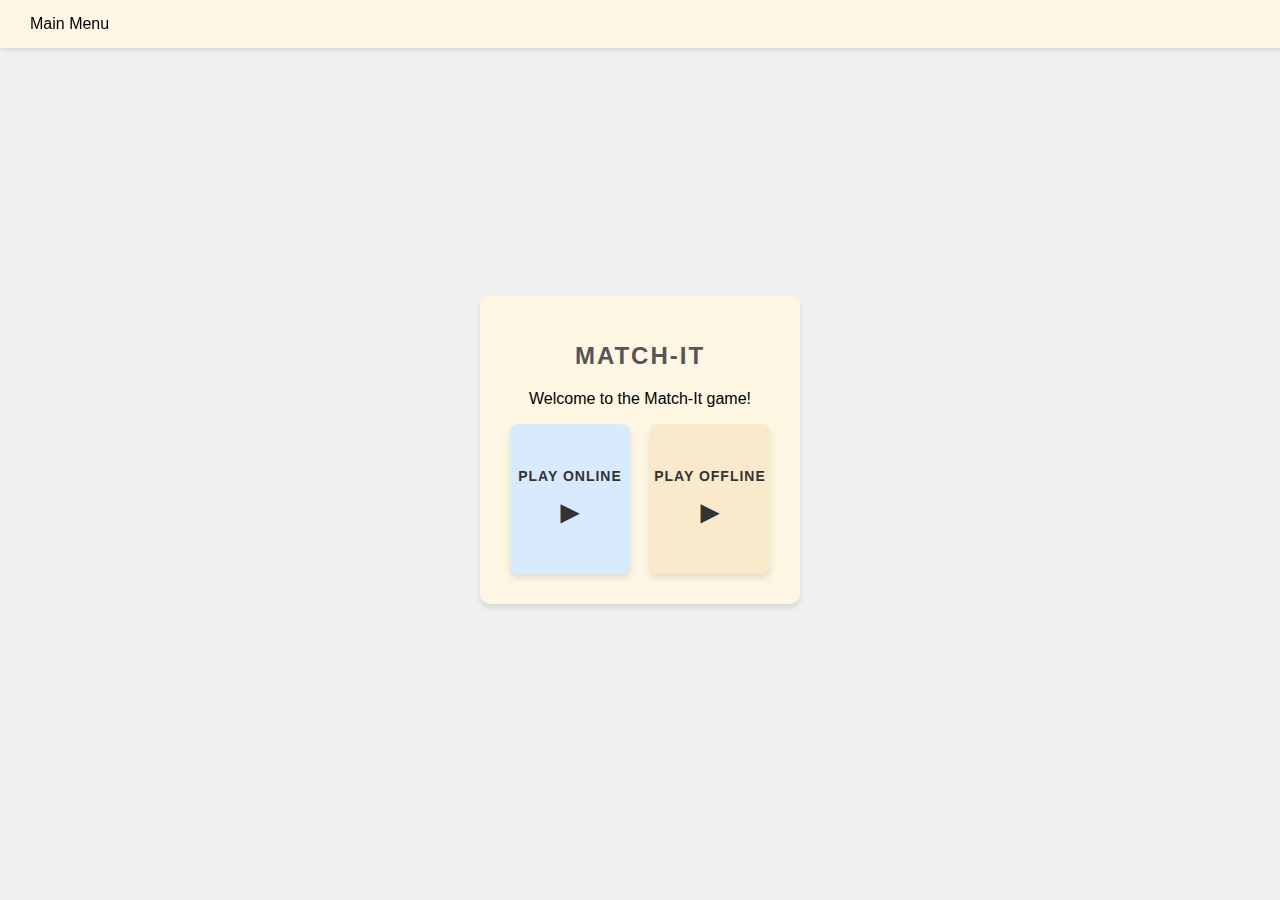
<file: index.html>
<!DOCTYPE html>
<html lang="en">
<head>
  <meta charset="UTF-8">
  <meta name="viewport" content="width=device-width, initial-scale=1.0">
  <title>Match-It</title>
  <link rel="stylesheet" href="index.css">
</head>
<body>
  <nav>
    <div class="nav-links">
      <a href="./menu" id="menu-link" onclick="showPage('menu')">Main Menu</a>
    </div>
  </nav>
  <div class="container">
    <h1 class="title">MATCH-IT</h1>
    <p>Welcome to the Match-It game!</p>
    <div class="buttons">
      <div class="button play-online" onclick="window.location.href='./login'">
        <p>PLAY ONLINE</p>
        <div class="icon">&#9658;</div>
      </div>
      <div class="button play-offline" onclick="window.location.href='./menu'">
        <p>PLAY OFFLINE</p>
        <div class="icon">&#9658;</div>
      </div>
    </div>    
  </div>
</body>
</html>
</file>
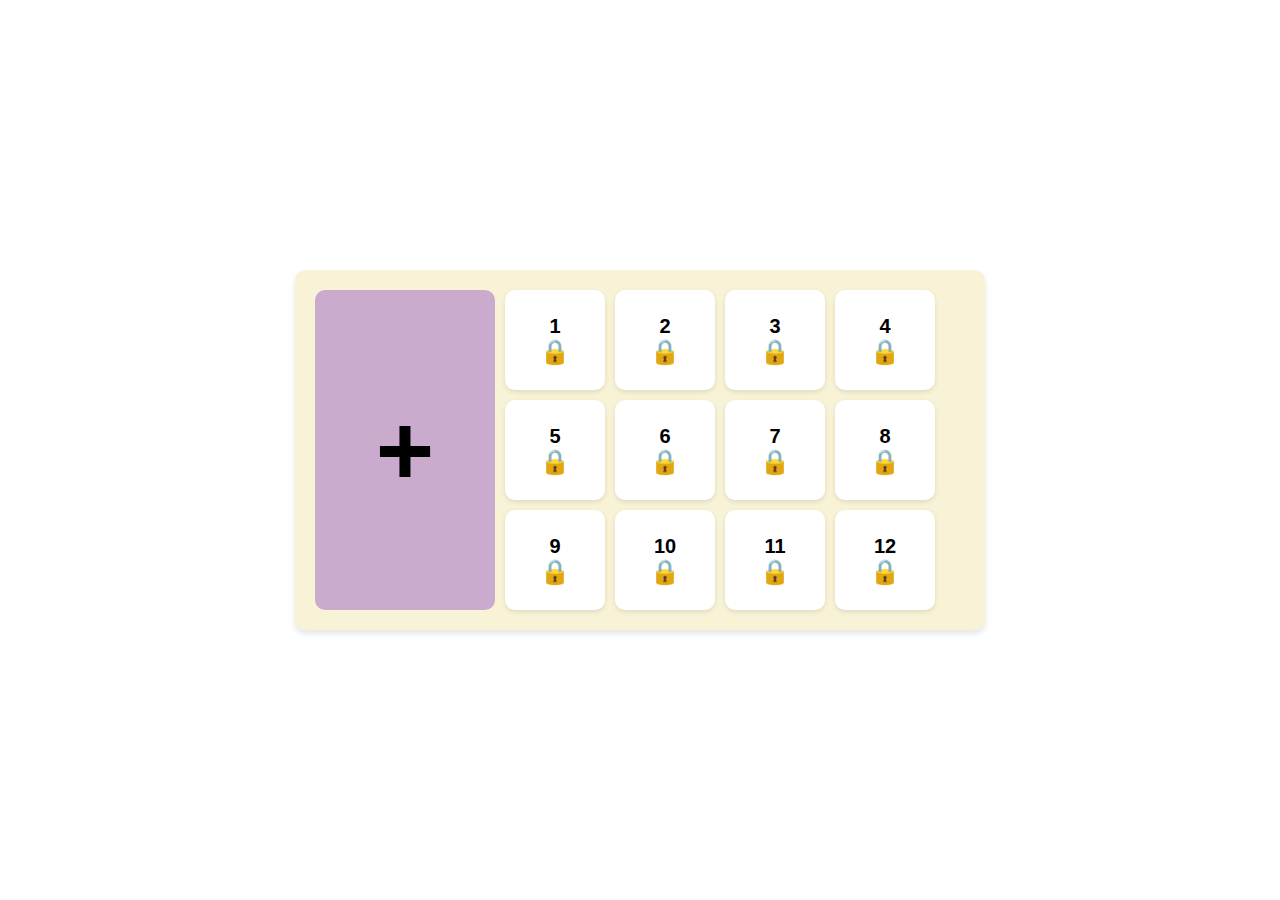
<file: addition.html>
<!DOCTYPE html>
<html>
<head>
    <title>Addition</title>
    <style>
        body {
            display: flex;
            justify-content: center;
            align-items: center;
            height: 100vh;
            background-color: white;
            margin: 0;
            font-family: Arial, sans-serif;
        }
        .container {
            background-color: #f8f3d6;
            padding: 20px;
            border-radius: 10px;
            box-shadow: 0 4px 6px rgba(0, 0, 0, 0.1);
            width: 100%;
            max-width: 650px;
        }
        .grid-container {
            display: grid;
            grid-template-columns: 180px repeat(4, 100px);
            grid-template-rows: repeat(3, 100px);
            gap: 10px;
        }
        .box {
            display: flex;
            justify-content: center;
            align-items: center;
            border-radius: 10px;
        }
        .operations-box {
            background-color: #caaacd;
            grid-row: span 3;
            display: flex;
            flex-wrap: wrap;
            justify-content: space-evenly;
            align-items: center;
        }
        .operation {
            font-size: 100px;
            font-weight: bold;
            color: black;
            width: 60px;
            height: 60px;
            display: flex;
            justify-content: center;
            align-items: center;
            margin: 5px;
            border: none;
            background-color: transparent;
            cursor: pointer;
        }
        .button-box {
            background-color: white;
            box-shadow: 0 2px 5px rgba(0, 0, 0, 0.1);
        }
        .button {
            width: 100%;
            height: 100%;
            border: none;
            background-color: transparent;
            font-size: 20px;
            font-weight: bold;
            color: black;
            cursor: pointer;
            display: flex;
            flex-direction: column;
            justify-content: center;
            align-items: center;
        }
        .button .lock {
            font-size: 24px;
        }
        /* Responsive Design */
        @media (max-width: 768px) {
            .grid-container {
                grid-template-columns: 1fr 1fr;
                grid-template-rows: auto;
            }
            .operations-box {
                grid-column: span 2;
            }
        }
        @media (max-width: 480px) {
            .grid-container {
                grid-template-columns: 1fr;
            }
            .operations-box {
                grid-column: span 1;
            }
        }
    </style>
</head>
<body>
    <div class="container">
        <div class="grid-container">
            <div class="box operations-box">
                <button class="operation">+</button>
            </div>
            <!-- Buttons 1-12 -->
            <div class="box button-box">
                <button class="button">
                    1<br>
                    <span class="lock">🔒</span>
                </button>
            </div>
            <div class="box button-box">
                <button class="button">
                    2<br>
                    <span class="lock">🔒</span>
                </button>
            </div>
            <div class="box button-box">
                <button class="button">
                    3<br>
                    <span class="lock">🔒</span>
                </button>
            </div>
            <div class="box button-box">
                <button class="button">
                    4<br>
                    <span class="lock">🔒</span>
                </button>
            </div>
            <div class="box button-box">
                <button class="button">
                    5<br>
                    <span class="lock">🔒</span>
                </button>
            </div>
            <div class="box button-box">
                <button class="button">
                    6<br>
                    <span class="lock">🔒</span>
                </button>
            </div>
            <div class="box button-box">
                <button class="button">
                    7<br>
                    <span class="lock">🔒</span>
                </button>
            </div>
            <div class="box button-box">
                <button class="button">
                    8<br>
                    <span class="lock">🔒</span>
                </button>
            </div>
            <div class="box button-box">
                <button class="button">
                    9<br>
                    <span class="lock">🔒</span>
                </button>
            </div>
            <div class="box button-box">
                <button class="button">
                    10<br>
                    <span class="lock">🔒</span>
                </button>
            </div>
            <div class="box button-box">
                <button class="button">
                    11<br>
                    <span class="lock">🔒</span>
                </button>
            </div>
            <div class="box button-box">
                <button class="button">
                    12<br>
                    <span class="lock">🔒</span>
                </button>
            </div>
        </div>
    </div>
</body>
</html>
</file>
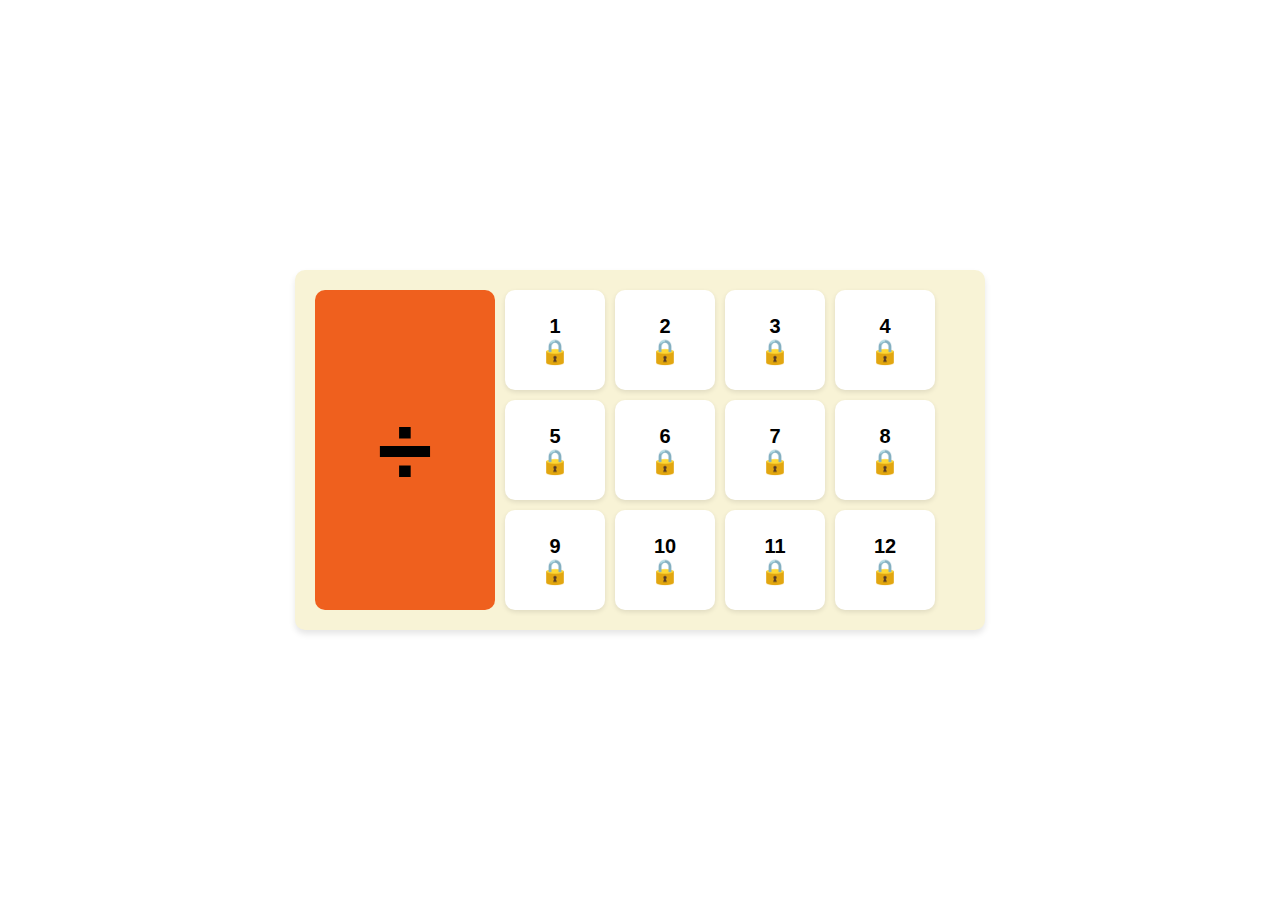
<file: division.html>
<!DOCTYPE html>
<html>
<head>
    <title>Division</title>
    <style>
        body {
            display: flex;
            justify-content: center;
            align-items: center;
            height: 100vh;
            background-color: white; /* Set the background color of the body to white */
            margin: 0;
            font-family: Arial, sans-serif;
        }
        .container {
            background-color: #f8f3d6; /* Set the container background color to #f8f3d6 */
            padding: 20px;
            border-radius: 10px;
            box-shadow: 0 4px 6px rgba(0, 0, 0, 0.1);
            width: 100%;
            max-width: 650px; /* Container max width */
        }
        .grid-container {
            display: grid;
            grid-template-columns: 180px repeat(4, 100px);
            grid-template-rows: repeat(3, 100px);
            gap: 10px;
        }
        .box {
            display: flex;
            justify-content: center;
            align-items: center;
            border-radius: 10px;
        }
        .operations-box {
            background-color: #ef601e;
            grid-row: span 3;
            display: flex;
            flex-wrap: wrap;
            justify-content: space-evenly;
            align-items: center;
        }
        .operation {
            font-size: 100px;
            font-weight: bold;
            color: black;
            width: 60px;
            height: 60px;
            display: flex;
            justify-content: center;
            align-items: center;
            margin: 5px;
            border: none;
            background-color: transparent;
            cursor: pointer;
        }
        .button-box {
            background-color: white;
            box-shadow: 0 2px 5px rgba(0, 0, 0, 0.1);
        }
        .button {
            width: 100%;
            height: 100%;
            border: none;
            background-color: transparent;
            font-size: 20px;
            font-weight: bold;
            color: black;
            cursor: pointer;
            display: flex;
            flex-direction: column;
            justify-content: center;
            align-items: center;
        }
        .button .lock {
            font-size: 24px;
        }
        /* Responsive Design */
        @media (max-width: 768px) {
            .grid-container {
                grid-template-columns: 1fr 1fr; /* Two columns for medium screens */
                grid-template-rows: auto;
            }
            .operations-box {
                grid-column: span 2; /* Span across two columns */
            }
        }
        @media (max-width: 480px) {
            .grid-container {
                grid-template-columns: 1fr; /* Single column for small screens */
            }
            .operations-box {
                grid-column: span 1; /* Take full width */
            }
        }
    </style>
</head>
<body>
    <div class="container">
        <div class="grid-container">
            <div class="box operations-box">
                <button class="operation">÷</button>
            </div>
            <!-- Buttons 1-12 -->
            <div class="box button-box">
                <button class="button">
                    1<br>
                    <span class="lock">🔒</span>
                </button>
            </div>
            <div class="box button-box">
                <button class="button">
                    2<br>
                    <span class="lock">🔒</span>
                </button>
            </div>
            <div class="box button-box">
                <button class="button">
                    3<br>
                    <span class="lock">🔒</span>
                </button>
            </div>
            <div class="box button-box">
                <button class="button">
                    4<br>
                    <span class="lock">🔒</span>
                </button>
            </div>
            <div class="box button-box">
                <button class="button">
                    5<br>
                    <span class="lock">🔒</span>
                </button>
            </div>
            <div class="box button-box">
                <button class="button">
                    6<br>
                    <span class="lock">🔒</span>
                </button>
            </div>
            <div class="box button-box">
                <button class="button">
                    7<br>
                    <span class="lock">🔒</span>
                </button>
            </div>
            <div class="box button-box">
                <button class="button">
                    8<br>
                    <span class="lock">🔒</span>
                </button>
            </div>
            <div class="box button-box">
                <button class="button">
                    9<br>
                    <span class="lock">🔒</span>
                </button>
            </div>
            <div class="box button-box">
                <button class="button">
                    10<br>
                    <span class="lock">🔒</span>
                </button>
            </div>
            <div class="box button-box">
                <button class="button">
                    11<br>
                    <span class="lock">🔒</span>
                </button>
            </div>
            <div class="box button-box">
                <button class="button">
                    12<br>
                    <span class="lock">🔒</span>
                </button>
            </div>
        </div>
    </div>
</body>
</html>
</file>
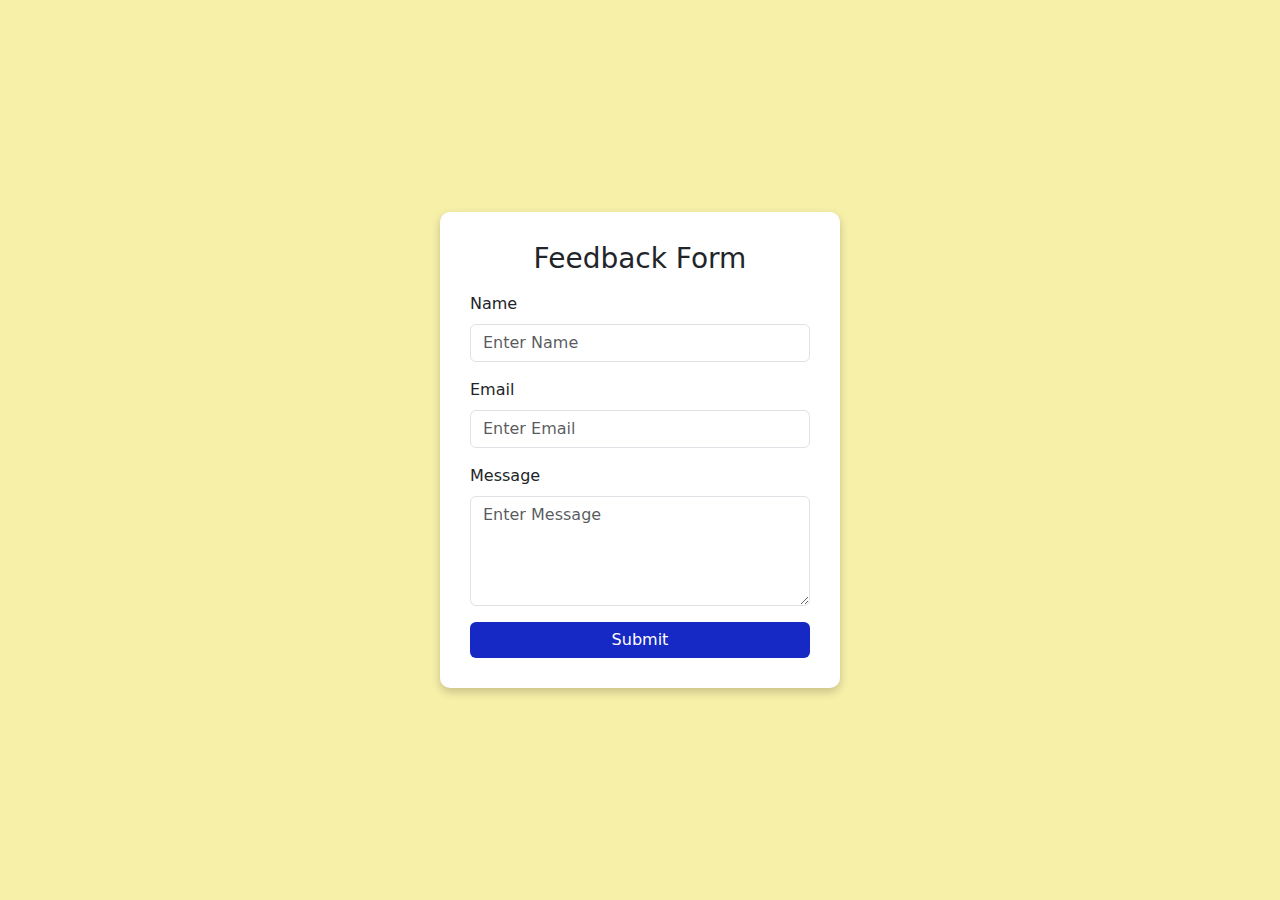
<file: feed.html>
<!DOCTYPE html>
<html lang="en">
<head>
    <meta charset="UTF-8">
    <meta name="viewport" content="width=device-width, initial-scale=1">
    <title>Feedback Form</title>
    <link href="https://cdn.jsdelivr.net/npm/bootstrap@5.3.0/dist/css/bootstrap.min.css" rel="stylesheet">
    <style>
        body {
            background-color: #f7f0a9; /* Light yellow background */
            margin: 0;
            display: flex;
            justify-content: center;
            align-items: center;
            height: 100vh;
        }

        .feedback-container {
            background-color: white;
            padding: 30px;
            border-radius: 10px;
            box-shadow: 0 4px 10px rgba(0, 0, 0, 0.2);
            width: 90%;
            max-width: 400px;
        }

        .btn-submit {
            background-color: #1729c4; /* Blue button */
            border: none;
        }

        .btn-submit:hover {
            background-color: #001f7f; /* Darker blue on hover */
        }

        @media (max-width: 576px) {
            .feedback-container {
                padding: 20px;
            }
        }
    </style>
</head>
<body>

    <div class="feedback-container">
        <h3 class="text-center mb-3">Feedback Form</h3>
        <form>
            <div class="mb-3">
                <label for="name" class="form-label">Name</label>
                <input type="text" class="form-control" id="name" placeholder="Enter Name">
            </div>
            <div class="mb-3">
                <label for="email" class="form-label">Email</label>
                <input type="email" class="form-control" id="email" placeholder="Enter Email">
            </div>
            <div class="mb-3">
                <label for="message" class="form-label">Message</label>
                <textarea class="form-control" id="message" rows="4" placeholder="Enter Message"></textarea>
            </div>
            <div class="d-grid">
                <button type="submit" class="btn btn-submit text-white">Submit</button>
            </div>
        </form>
    </div>

    <script src="https://cdn.jsdelivr.net/npm/bootstrap@5.3.0/dist/js/bootstrap.bundle.min.js"></script>
</body>
</html>
</file>
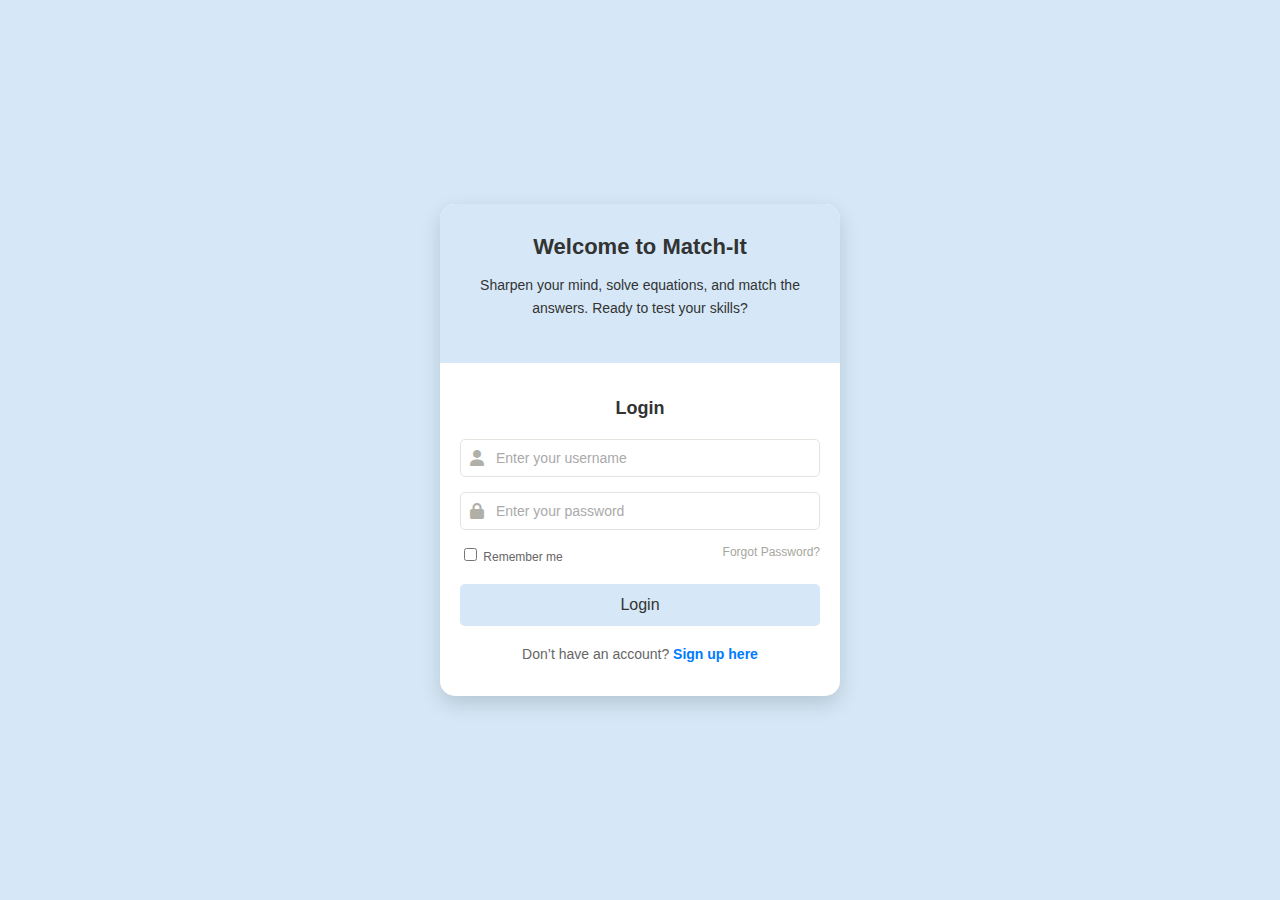
<file: login.html>
<!DOCTYPE html>
<html lang="en">
<head>
  <meta charset="UTF-8">
  <meta name="viewport" content="width=device-width, initial-scale=1.0">
  <title>Responsive Login Page</title>
  <link rel="stylesheet" href="login.css">
  <link href="https://cdnjs.cloudflare.com/ajax/libs/font-awesome/6.0.0-beta3/css/all.min.css" rel="stylesheet">
</head>
<body>
  <div class="login-container">
    <div class="welcome-section">
      <h1>Welcome to Match-It</h1>
      <p>Sharpen your mind, solve equations, and match the answers. Ready to test your skills?</p>
    </div>
    <div class="login-form">
      <h2>Login</h2>
      <form action="#" method="post">
        <div class="input-container">
          <label for="username">
            <input type="text" id="username" name="username" placeholder="Enter your username" required>
          </label>
        </div>
        <div class="input-container">
          <label for="password">
            <input type="password" id="password" name="password" placeholder="Enter your password" required>
          </label>
        </div>
        <div class="form-options">
          <label>
            <input type="checkbox" name="remember">
            Remember me
          </label>
          <a href="#">Forgot Password?</a>
        </div>
        <button type="submit" class="login-button">Login</button>
      </form>
      <div class="signup-option">
        <p>Don’t have an account? <a href="signup.html">Sign up here</a></p>
      </div>
    </div>
  </div>
</body>
</html>
</file>
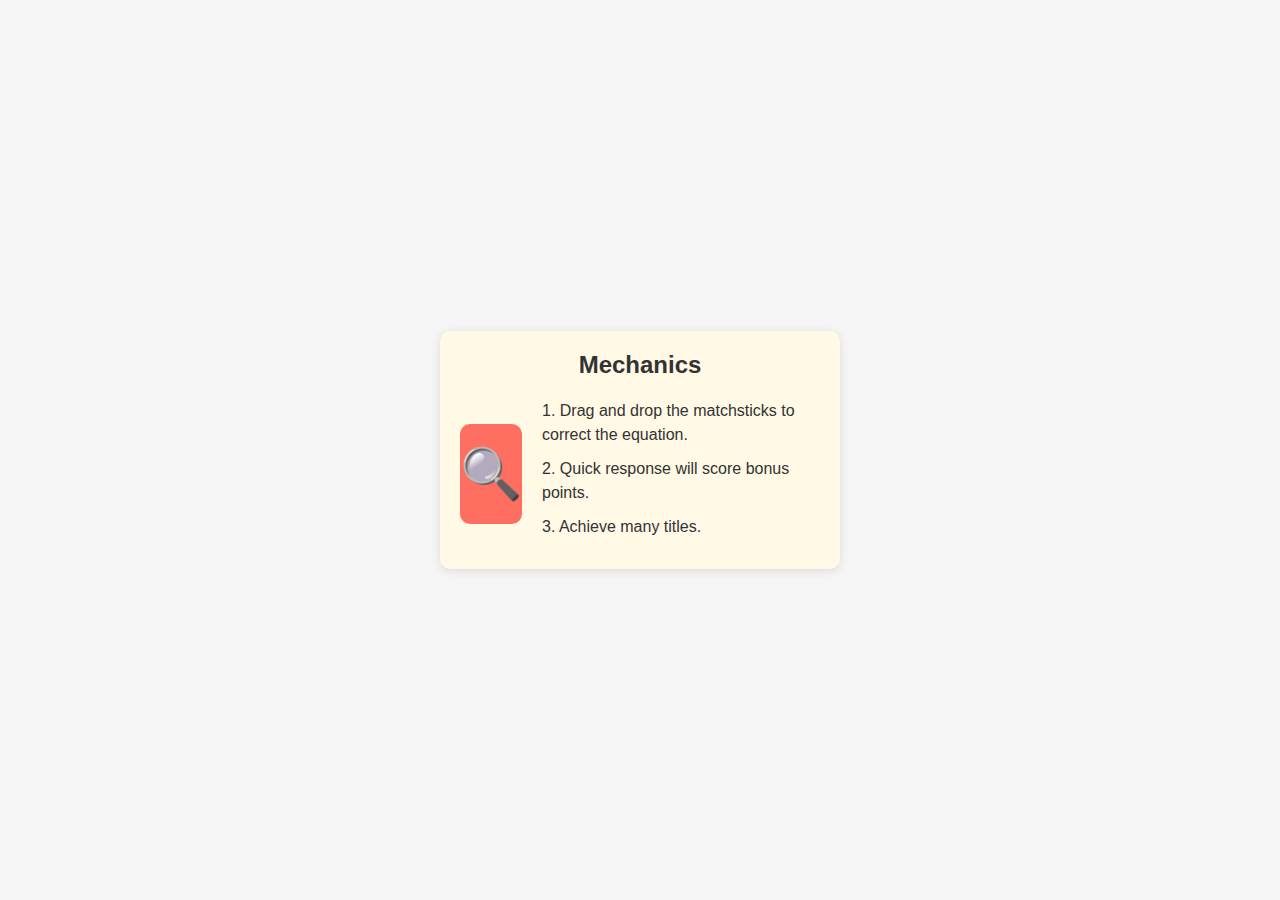
<file: mech.html>
<!DOCTYPE html>
<html lang="en">
<head>
    <meta charset="UTF-8">
    <meta name="viewport" content="width=device-width, initial-scale=1.0">
    <title>Match-it Mechanics</title>
    <style>
      * {
    margin: 0;
    padding: 0;
    box-sizing: border-box;
}

body {
    display: flex;
    justify-content: center;
    align-items: center;
    min-height: 100vh;
    background-color: #f5f5f5;
    font-family: 'Arial', sans-serif;
}

.mechanics-card {
    background-color: #fff9e6;
    border-radius: 10px;
    padding: 20px;
    width: 90%;
    max-width: 400px;
    box-shadow: 0 2px 10px rgba(0, 0, 0, 0.1);
    cursor: pointer;
}

.mechanics-card h2 {
    text-align: center;
    margin-bottom: 20px;
    font-size: 24px;
    color: #333;
    font-family: 'Comic Sans MS', 'Arial', sans-serif;
}

.content {
    display: flex;
    gap: 20px;
    align-items: center;
}

.icon-container {
    background-color: #ff6f61;
    border-radius: 10px;
    width: 80px;
    height: 100px;
    display: flex;
    justify-content: center;
    align-items: center;
}

.magnifying-glass {
    font-size: 50px;
    color: white;
}

.instructions p {
    margin-bottom: 10px;
    font-size: 16px;
    color: #333;
    line-height: 1.5;
}
    </style>
</head>
<body>
    <div class="mechanics-card" onclick="showAlert()">
        <h2>Mechanics</h2>
        <div class="content">
            <div class="icon-container">
                <span class="magnifying-glass">🔍</span>
            </div>
            <div class="instructions">
                <p>1. Drag and drop the matchsticks to correct the equation.</p>
                <p>2. Quick response will score bonus points.</p>
                <p>3. Achieve many titles.</p>
            </div>
        </div>
    </div>

<script>
  function showAlert() {
  alert("Let's start the game! Drag and drop the matchsticks to correct the equation.");
}
</script>  
</body>
</html>
</file>
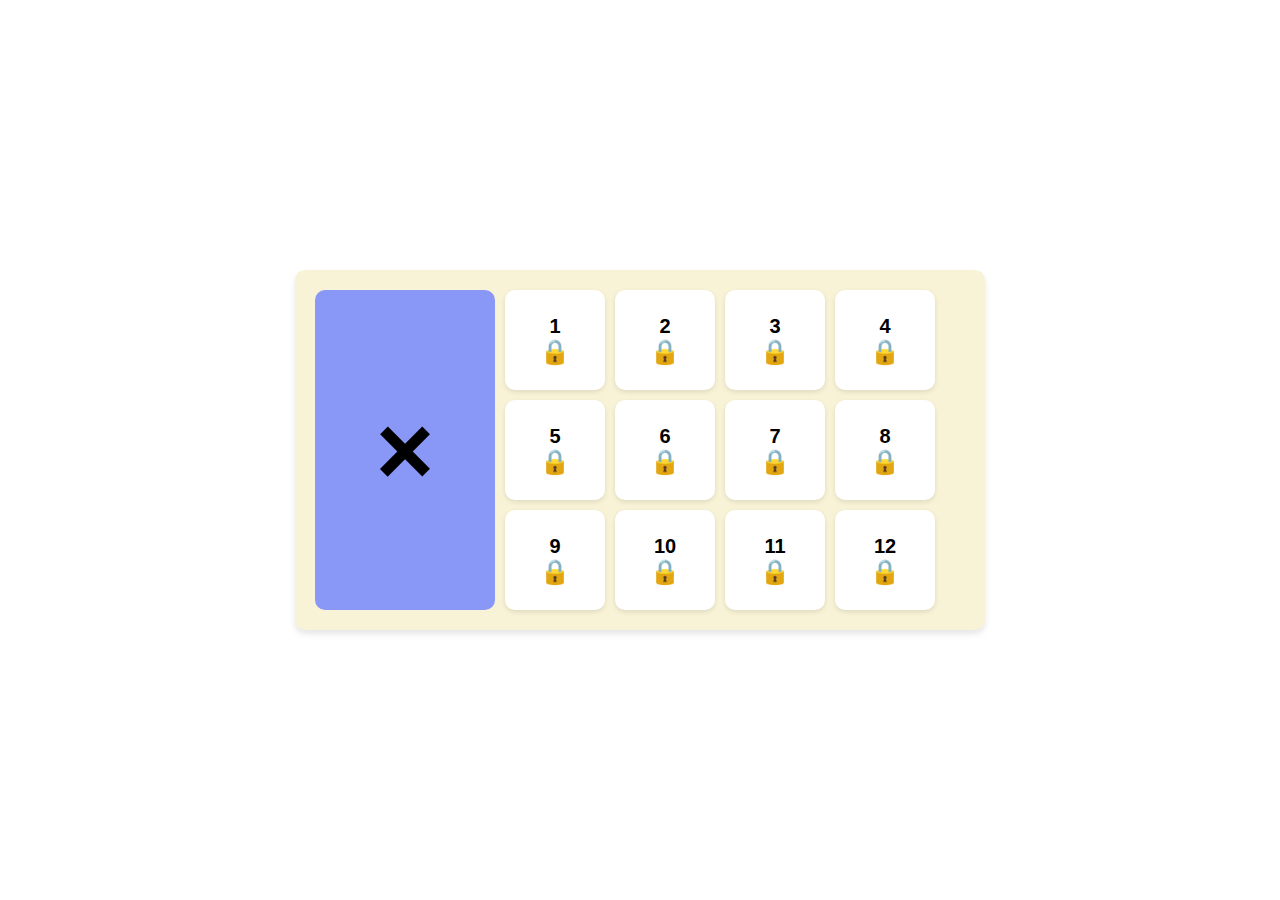
<file: multiplication.html>
<!DOCTYPE html>
<html>
<head>
    <title>Multiplication</title>
    <style>
        body {
            display: flex;
            justify-content: center;
            align-items: center;
            height: 100vh;
            background-color: white; /* Set the background color of the body to white */
            margin: 0;
            font-family: Arial, sans-serif;
        }
        .container {
            background-color: #f8f3d6; /* Set the container background color to #f8f3d6 */
            padding: 20px;
            border-radius: 10px;
            box-shadow: 0 4px 6px rgba(0, 0, 0, 0.1);
            width: 100%;
            max-width: 650px; /* Container max width */
        }
        .grid-container {
            display: grid;
            grid-template-columns: 180px repeat(4, 100px);
            grid-template-rows: repeat(3, 100px);
            gap: 10px;
        }
        .box {
            display: flex;
            justify-content: center;
            align-items: center;
            border-radius: 10px;
        }
        .operations-box {
            background-color: #8997f7;
            grid-row: span 3;
            display: flex;
            flex-wrap: wrap;
            justify-content: space-evenly;
            align-items: center;
        }
        .operation {
            font-size: 100px;
            font-weight: bold;
            color: black;
            width: 60px;
            height: 60px;
            display: flex;
            justify-content: center;
            align-items: center;
            margin: 5px;
            border: none;
            background-color: transparent;
            cursor: pointer;
        }
        .button-box {
            background-color: white;
            box-shadow: 0 2px 5px rgba(0, 0, 0, 0.1);
        }
        .button {
            width: 100%;
            height: 100%;
            border: none;
            background-color: transparent;
            font-size: 20px;
            font-weight: bold;
            color: black;
            cursor: pointer;
            display: flex;
            flex-direction: column;
            justify-content: center;
            align-items: center;
        }
        .button .lock {
            font-size: 24px;
        }
        /* Responsive Design */
        @media (max-width: 768px) {
            .grid-container {
                grid-template-columns: 1fr 1fr; /* Two columns for medium screens */
                grid-template-rows: auto;
            }
            .operations-box {
                grid-column: span 2; /* Span across two columns */
            }
        }
        @media (max-width: 480px) {
            .grid-container {
                grid-template-columns: 1fr; /* Single column for small screens */
            }
            .operations-box {
                grid-column: span 1; /* Take full width */
            }
        }
    </style>
</head>
<body>
    <div class="container">
        <div class="grid-container">
            <div class="box operations-box">
                <button class="operation">×</button>
            </div>
            <!-- Buttons 1-12 -->
            <div class="box button-box">
                <button class="button">
                    1<br>
                    <span class="lock">🔒</span>
                </button>
            </div>
            <div class="box button-box">
                <button class="button">
                    2<br>
                    <span class="lock">🔒</span>
                </button>
            </div>
            <div class="box button-box">
                <button class="button">
                    3<br>
                    <span class="lock">🔒</span>
                </button>
            </div>
            <div class="box button-box">
                <button class="button">
                    4<br>
                    <span class="lock">🔒</span>
                </button>
            </div>
            <div class="box button-box">
                <button class="button">
                    5<br>
                    <span class="lock">🔒</span>
                </button>
            </div>
            <div class="box button-box">
                <button class="button">
                    6<br>
                    <span class="lock">🔒</span>
                </button>
            </div>
            <div class="box button-box">
                <button class="button">
                    7<br>
                    <span class="lock">🔒</span>
                </button>
            </div>
            <div class="box button-box">
                <button class="button">
                    8<br>
                    <span class="lock">🔒</span>
                </button>
            </div>
            <div class="box button-box">
                <button class="button">
                    9<br>
                    <span class="lock">🔒</span>
                </button>
            </div>
            <div class="box button-box">
                <button class="button">
                    10<br>
                    <span class="lock">🔒</span>
                </button>
            </div>
            <div class="box button-box">
                <button class="button">
                    11<br>
                    <span class="lock">🔒</span>
                </button>
            </div>
            <div class="box button-box">
                <button class="button">
                    12<br>
                    <span class="lock">🔒</span>
                </button>
            </div>
        </div>
    </div>
</body>
</html>
</file>
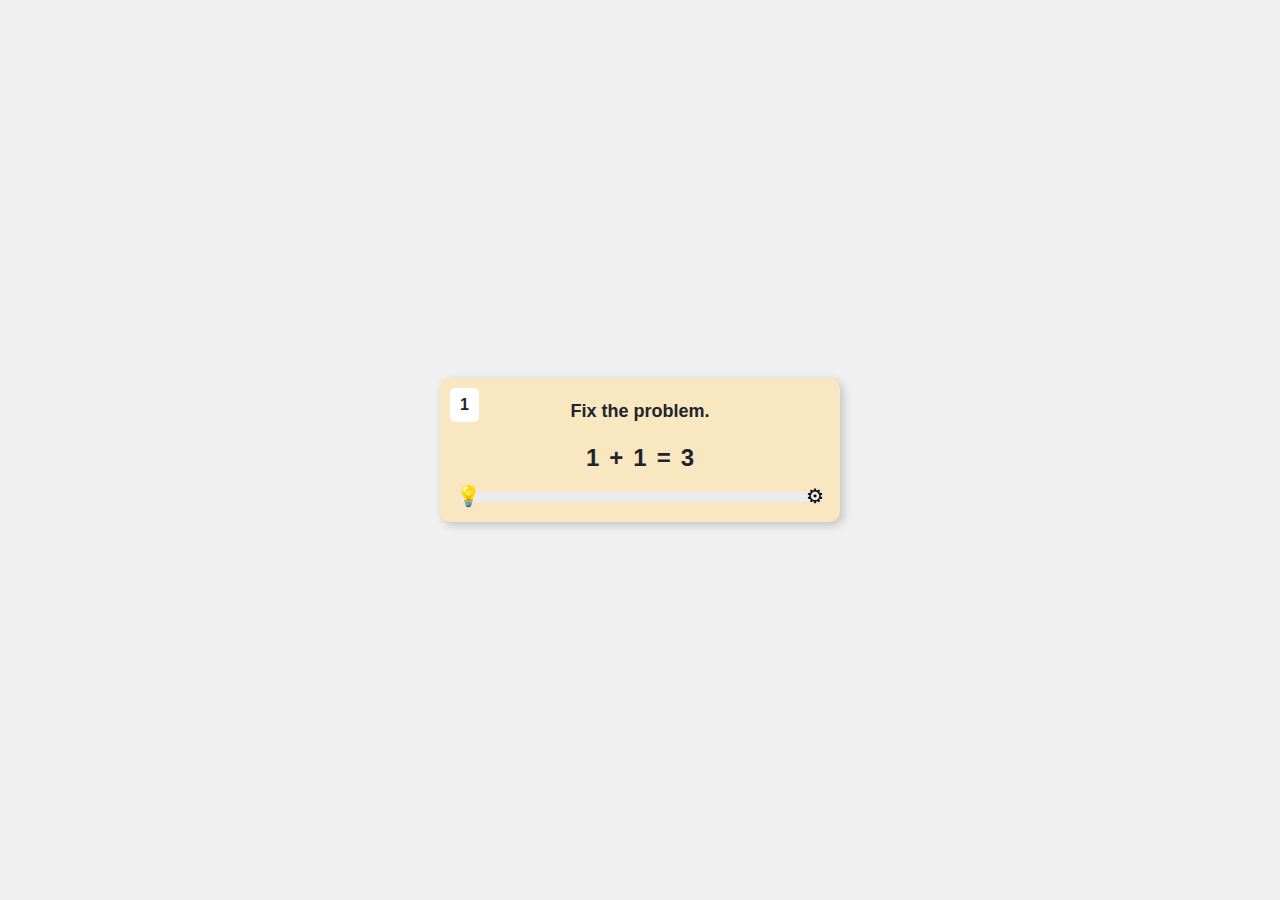
<file: prob1.html>
<!DOCTYPE html>
<html lang="en">
<head>
    <meta charset="UTF-8">
    <meta name="viewport" content="width=device-width, initial-scale=1.0">
    
    <link href="https://cdn.jsdelivr.net/npm/bootstrap@5.3.0/dist/css/bootstrap.min.css" rel="stylesheet">

    <style>
        body {
            display: flex;
            justify-content: center;
            align-items: center;
            height: 100vh;
            background-color: #f0f0f0;
            margin: 0;
            font-family: Arial, sans-serif;
            padding: 10px;
        }

        .game-box {
            position: relative;
            background-color: #f8e7c1;
            width: 100%;
            max-width: 400px;
            padding: 20px;
            border-radius: 10px;
            text-align: center;
            box-shadow: 3px 3px 10px rgba(0, 0, 0, 0.2);
        }

        .level {
            position: absolute;
            top: 10px;
            left: 10px;
            background: white;
            padding: 5px 10px;
            border-radius: 5px;
            font-weight: bold;
        }

        .title {
            font-size: 18px;
            font-weight: bold;
            margin-bottom: 15px;
        }

        .matchstick-equation {
            display: flex;
            justify-content: center;
            gap: 10px;
            font-size: 24px;
            font-weight: bold;
            flex-wrap: wrap;
        }

        .matchstick {
            cursor: pointer;
            transition: transform 0.3s;
        }

        .moved {
            color: red;
            transform: translateY(-5px);
        }

        .progress {
            height: 10px;
            border-radius: 5px;
            margin-top: 10px;
        }

        .button {
            position: absolute;
            border: none;
            background: none;
            font-size: 20px;
            cursor: pointer;
        }

        .bulb {
            bottom: 10px;
            left: 10px;
        }

        .settings {
            bottom: 10px;
            right: 10px;
        }

        @media (max-width: 576px) {
            .game-box {
                padding: 15px;
            }

            .matchstick-equation {
                font-size: 20px;
                gap: 5px;
            }

            .progress {
                height: 8px;
            }

            .button {
                font-size: 18px;
            }
        }
    </style>
</head>
<body>
    <div class="game-box">
        <span class="level">1</span>
        <p class="title">Fix the problem.</p>
        
        <div class="matchstick-equation">
            <span class="matchstick" onclick="moveMatch(this)">1</span>
            <span class="matchstick" onclick="moveMatch(this)">+</span>
            <span class="matchstick" onclick="moveMatch(this)">1</span>
            <span class="matchstick" onclick="moveMatch(this)">=</span>
            <span class="matchstick" onclick="moveMatch(this)">3</span>
        </div>

        <div class="progress mt-3">
            <div id="progress-bar" class="progress-bar bg-success" style="width: 0%;"></div>
        </div>

        <button class="button bulb" data-bs-toggle="modal" data-bs-target="#hintModal">💡</button>
        <button class="button settings" data-bs-toggle="modal" data-bs-target="#settingsModal">⚙</button>
    </div>

    <div class="modal fade" id="hintModal" tabindex="-1" aria-labelledby="hintModalLabel" aria-hidden="true">
        <div class="modal-dialog">
            <div class="modal-content">
                <div class="modal-header">
                    <h5 class="modal-title" id="hintModalLabel">Hint</h5>
                    <button type="button" class="btn-close" data-bs-dismiss="modal" aria-label="Close"></button>
                </div>
                <div class="modal-body">
                    Move one matchstick to fix the equation!
                </div>
                <div class="modal-footer">
                    <button type="button" class="btn btn-secondary" data-bs-dismiss="modal">Close</button>
                </div>
            </div>
        </div>
    </div>

    <div class="modal fade" id="settingsModal" tabindex="-1" aria-labelledby="settingsModalLabel" aria-hidden="true">
        <div class="modal-dialog">
            <div class="modal-content">
                <div class="modal-header">
                    <h5 class="modal-title" id="settingsModalLabel">Settings</h5>
                    <button type="button" class="btn-close" data-bs-dismiss="modal" aria-label="Close"></button>
                </div>
                <div class="modal-body">
                    Settings menu will open here.
                </div>
                <div class="modal-footer">
                    <button type="button" class="btn btn-secondary" data-bs-dismiss="modal">Close</button>
                </div>
            </div>
        </div>
    </div>


    <script src="https://cdn.jsdelivr.net/npm/bootstrap@5.3.0/dist/js/bootstrap.bundle.min.js"></script>

    <script>
        let progress = 0;

        function moveMatch(element) {
            if (!element.classList.contains("moved")) {
                element.classList.add("moved");
                updateProgress(20);
            } else {
                element.classList.remove("moved");
                updateProgress(-20);
            }
        }

        function updateProgress(amount) {
            progress += amount;
            if (progress > 100) progress = 100;
            if (progress < 0) progress = 0;
            document.getElementById("progress-bar").style.width = progress + "%";
        }
    </script>
</body>
</html>
</file>
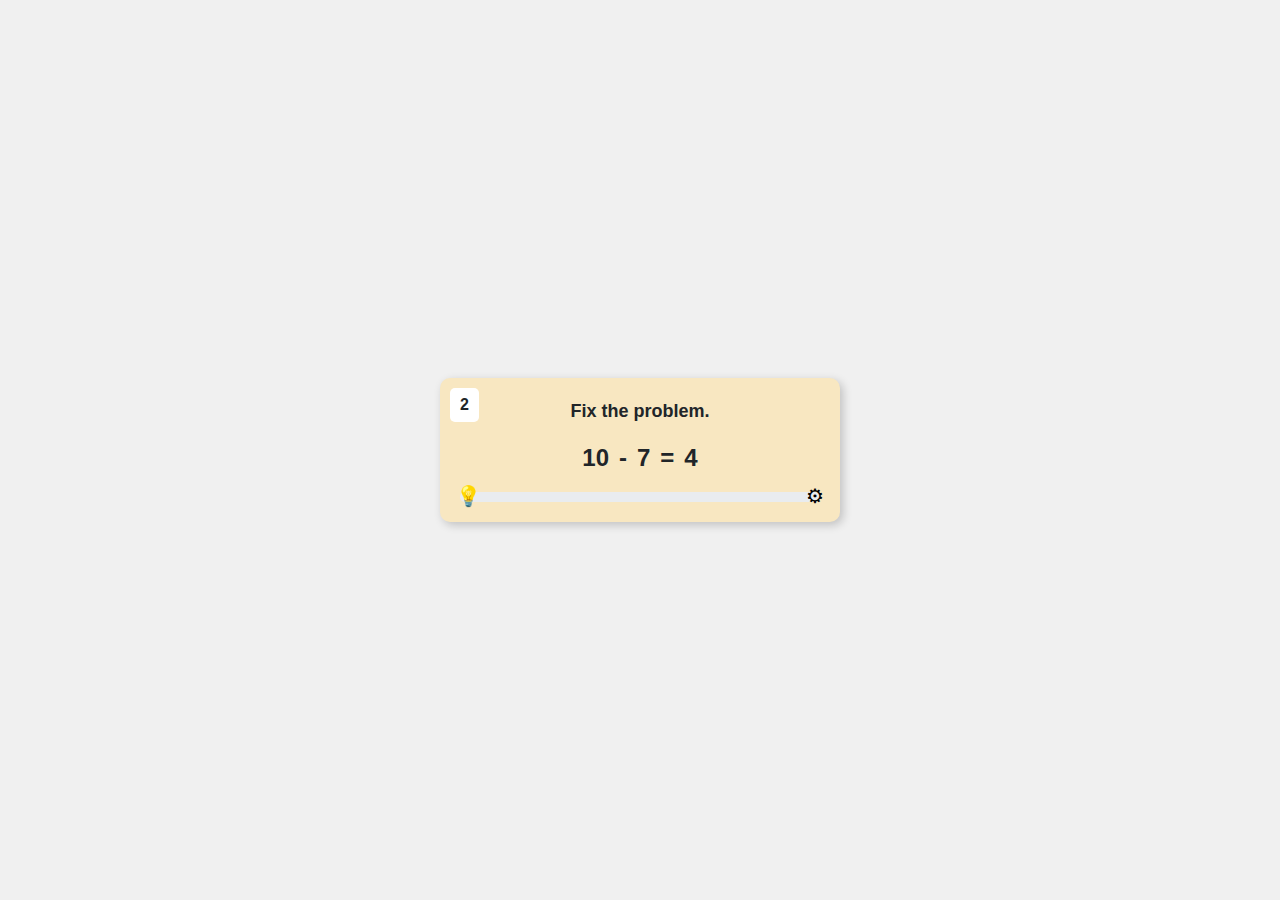
<file: prob2.html>
<!DOCTYPE html>
<html lang="en">
<head>
    <meta charset="UTF-8">
    <meta name="viewport" content="width=device-width, initial-scale=1.0">
    
    <link href="https://cdn.jsdelivr.net/npm/bootstrap@5.3.0/dist/css/bootstrap.min.css" rel="stylesheet">

    <style>
        body {
            display: flex;
            justify-content: center;
            align-items: center;
            height: 100vh;
            background-color: #f0f0f0;
            margin: 0;
            font-family: Arial, sans-serif;
            padding: 10px;
        }

        .game-box {
            position: relative;
            background-color: #f8e7c1;
            width: 100%;
            max-width: 400px;
            padding: 20px;
            border-radius: 10px;
            text-align: center;
            box-shadow: 3px 3px 10px rgba(0, 0, 0, 0.2);
        }

        .level {
            position: absolute;
            top: 10px;
            left: 10px;
            background: white;
            padding: 5px 10px;
            border-radius: 5px;
            font-weight: bold;
        }

        .title {
            font-size: 18px;
            font-weight: bold;
            margin-bottom: 15px;
        }

        .matchstick-equation {
            display: flex;
            justify-content: center;
            gap: 10px;
            font-size: 24px;
            font-weight: bold;
            flex-wrap: wrap;
        }

        .matchstick {
            cursor: pointer;
            transition: transform 0.3s;
        }

        .moved {
            color: red;
            transform: translateY(-5px);
        }

        .progress {
            height: 10px;
            border-radius: 5px;
            margin-top: 10px;
        }

        .button {
            position: absolute;
            border: none;
            background: none;
            font-size: 20px;
            cursor: pointer;
        }

        .bulb {
            bottom: 10px;
            left: 10px;
        }

        .settings {
            bottom: 10px;
            right: 10px;
        }

        @media (max-width: 576px) {
            .game-box {
                padding: 15px;
            }

            .matchstick-equation {
                font-size: 20px;
                gap: 5px;
            }

            .progress {
                height: 8px;
            }

            .button {
                font-size: 18px;
            }
        }
    </style>
</head>
<body>
    <div class="game-box">
        <span class="level">2</span>
        <p class="title">Fix the problem.</p>
        
        <div class="matchstick-equation">
            <span class="matchstick" onclick="moveMatch(this)">10</span>
            <span class="matchstick" onclick="moveMatch(this)">-</span>
            <span class="matchstick" onclick="moveMatch(this)">7</span>
            <span class="matchstick" onclick="moveMatch(this)">=</span>
            <span class="matchstick" onclick="moveMatch(this)">4</span>
        </div>

        <div class="progress mt-3">
            <div id="progress-bar" class="progress-bar bg-success" style="width: 0%;"></div>
        </div>

        <button class="button bulb" data-bs-toggle="modal" data-bs-target="#hintModal">💡</button>
        <button class="button settings" data-bs-toggle="modal" data-bs-target="#settingsModal">⚙</button>
    </div>

    <div class="modal fade" id="hintModal" tabindex="-1" aria-labelledby="hintModalLabel" aria-hidden="true">
        <div class="modal-dialog">
            <div class="modal-content">
                <div class="modal-header">
                    <h5 class="modal-title" id="hintModalLabel">Hint</h5>
                    <button type="button" class="btn-close" data-bs-dismiss="modal" aria-label="Close"></button>
                </div>
                <div class="modal-body">
                    Move one matchstick to fix the equation!
                </div>
                <div class="modal-footer">
                    <button type="button" class="btn btn-secondary" data-bs-dismiss="modal">Close</button>
                </div>
            </div>
        </div>
    </div>

    <div class="modal fade" id="settingsModal" tabindex="-1" aria-labelledby="settingsModalLabel" aria-hidden="true">
        <div class="modal-dialog">
            <div class="modal-content">
                <div class="modal-header">
                    <h5 class="modal-title" id="settingsModalLabel">Settings</h5>
                    <button type="button" class="btn-close" data-bs-dismiss="modal" aria-label="Close"></button>
                </div>
                <div class="modal-body">
                    Settings menu will open here.
                </div>
                <div class="modal-footer">
                    <button type="button" class="btn btn-secondary" data-bs-dismiss="modal">Close</button>
                </div>
            </div>
        </div>
    </div>


    <script src="https://cdn.jsdelivr.net/npm/bootstrap@5.3.0/dist/js/bootstrap.bundle.min.js"></script>

    <script>
        let progress = 0;

        function moveMatch(element) {
            if (!element.classList.contains("moved")) {
                element.classList.add("moved");
                updateProgress(20);
            } else {
                element.classList.remove("moved");
                updateProgress(-20);
            }
        }

        function updateProgress(amount) {
            progress += amount;
            if (progress > 100) progress = 100;
            if (progress < 0) progress = 0;
            document.getElementById("progress-bar").style.width = progress + "%";
        }
    </script>
</body>
</html>
</file>
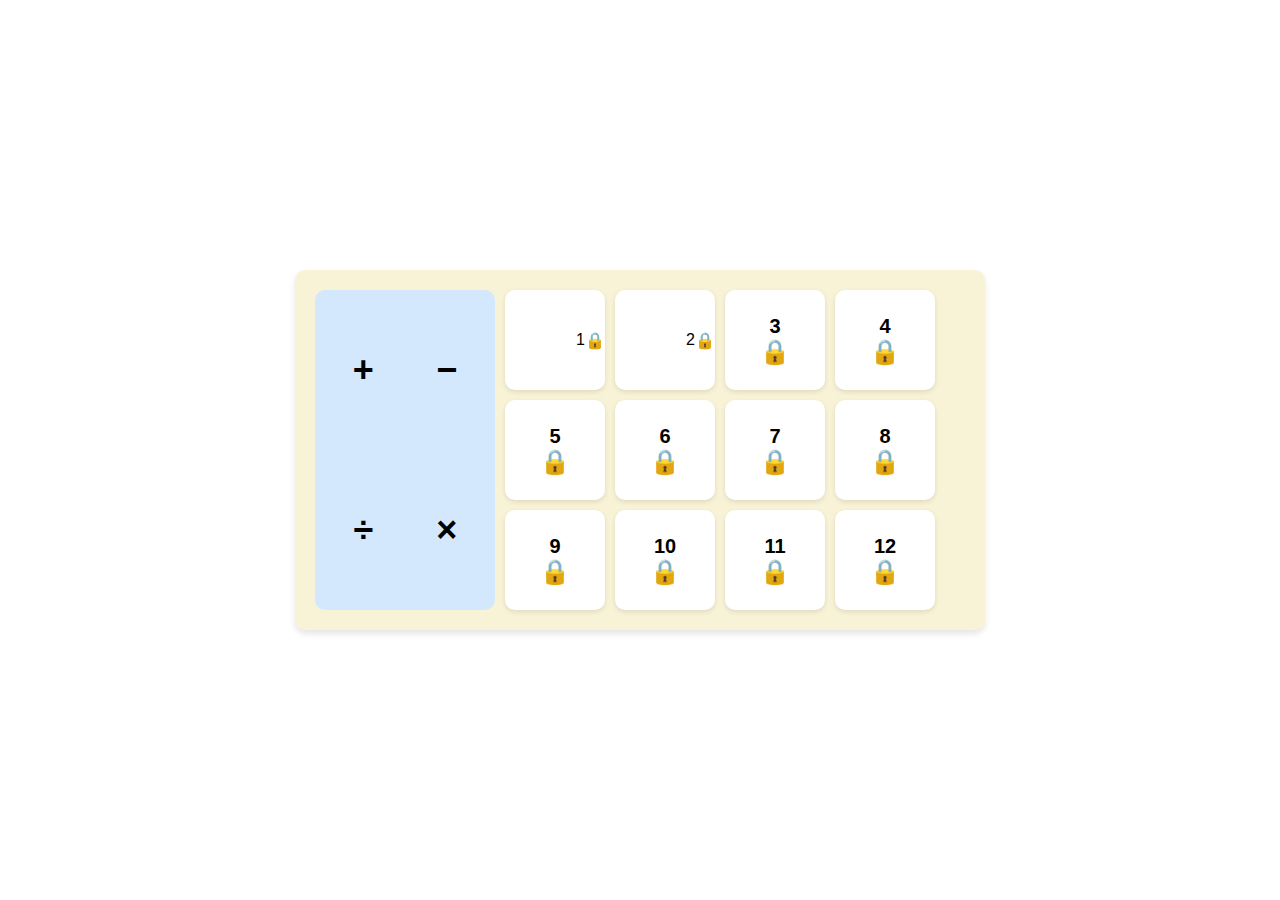
<file: random.html>
<!DOCTYPE html>
<html>
<head>
    <title>Random Play</title>
    <style>
        body {
            display: flex;
            justify-content: center;
            align-items: center;
            height: 100vh;
            background-color: white;
            margin: 0;
            font-family: Arial, sans-serif;
        }
        .container {
            background-color: #f8f3d6;
            padding: 20px;
            border-radius: 10px;
            box-shadow: 0 4px 6px rgba(0, 0, 0, 0.1);
            width: 100%;
            max-width: 650px; /* Container max width */
        }
        .grid-container {
            display: grid;
            grid-template-columns: 180px repeat(4, 100px); /* Default layout */
            grid-template-rows: repeat(3, 100px);
            gap: 10px;
        }
        .box {
            display: flex;
            justify-content: center;
            align-items: center;
            border-radius: 10px;
        }
        .operations-box {
            background-color: #d3e8fc;
            grid-row: span 3; /* Spans 3 rows */
            display: flex;
            flex-wrap: wrap;
            justify-content: space-evenly;
            align-items: center;
        }
        .operation {
            font-size: 36px;
            font-weight: bold;
            color: black;
            width: 60px;
            height: 60px;
            display: flex;
            justify-content: center;
            align-items: center;
            margin: 5px;
            border: none;
            background-color: transparent;
            cursor: pointer;
        }
        .button-box {
            background-color: white;
            box-shadow: 0 2px 5px rgba(0, 0, 0, 0.1);
        }
        .button {
            width: 100%;
            height: 100%;
            border: none;
            background-color: transparent;
            font-size: 20px;
            font-weight: bold;
            color: black;
            cursor: pointer;
            display: flex;
            flex-direction: column;
            justify-content: center;
            align-items: center;
        }
        .button .lock {
            font-size: 24px;
        }
        /* Responsive Design */
        @media (max-width: 768px) {
            .grid-container {
                grid-template-columns: 1fr 1fr; /* Two columns for medium screens */
                grid-template-rows: auto;
            }
            .operations-box {
                grid-column: span 2; /* Span across two columns */
            }
        }
        @media (max-width: 480px) {
            .grid-container {
                grid-template-columns: 1fr; /* Single column for small screens */
            }
            .operations-box {
                grid-column: span 1; /* Take full width */
            }
        }
    </style>
</head>
<body>
    <div class="container">
        <div class="grid-container">
            <div class="box operations-box">
                <button class="operation" aria-label="Add">+</button>
                <button class="operation" aria-label="Subtract">−</button>
                <button class="operation" aria-label="Divide">÷</button>
                <button class="operation" aria-label="Multiply">×</button>
            </div>
            <!-- Buttons 1-12 -->
            <div class="box button-box">
                <a href="./prob1" class="button" aria-label="Option 1"></a>
                    1<br>
                    <span class="lock">🔒</span>
                </button>
            </div>
            <div class="box button-box">
                <a href="./prob2" class="button" aria-label="Option 2"></a>
                    2<br>
                    <span class="lock">🔒</span>
                </button>
            </div>
            <div class="box button-box">
                <button class="button" aria-label="Option 3">
                    3<br>
                    <span class="lock">🔒</span>
                </button>
            </div>
            <div class="box button-box">
                <button class="button" aria-label="Option 4">
                    4<br>
                    <span class="lock">🔒</span>
                </button>
            </div>
            <div class="box button-box">
                <button class="button" aria-label="Option 5">
                    5<br>
                    <span class="lock">🔒</span>
                </button>
            </div>
            <div class="box button-box">
                <button class="button" aria-label="Option 6">
                    6<br>
                    <span class="lock">🔒</span>
                </button>
            </div>
            <div class="box button-box">
                <button class="button" aria-label="Option 7">
                    7<br>
                    <span class="lock">🔒</span>
                </button>
            </div>
            <div class="box button-box">
                <button class="button" aria-label="Option 8">
                    8<br>
                    <span class="lock">🔒</span>
                </button>
            </div>
            <div class="box button-box">
                <button class="button" aria-label="Option 9">
                    9<br>
                    <span class="lock">🔒</span>
                </button>
            </div>
            <div class="box button-box">
                <button class="button" aria-label="Option 10">
                    10<br>
                    <span class="lock">🔒</span>
                </button>
            </div>
            <div class="box button-box">
                <button class="button" aria-label="Option 11">
                    11<br>
                    <span class="lock">🔒</span>
                </button>
            </div>
            <div class="box button-box">
                <button class="button" aria-label="Option 12">
                    12<br>
                    <span class="lock">🔒</span>
                </button>
            </div>
        </div>
    </div>
</body>
</html>
</file>
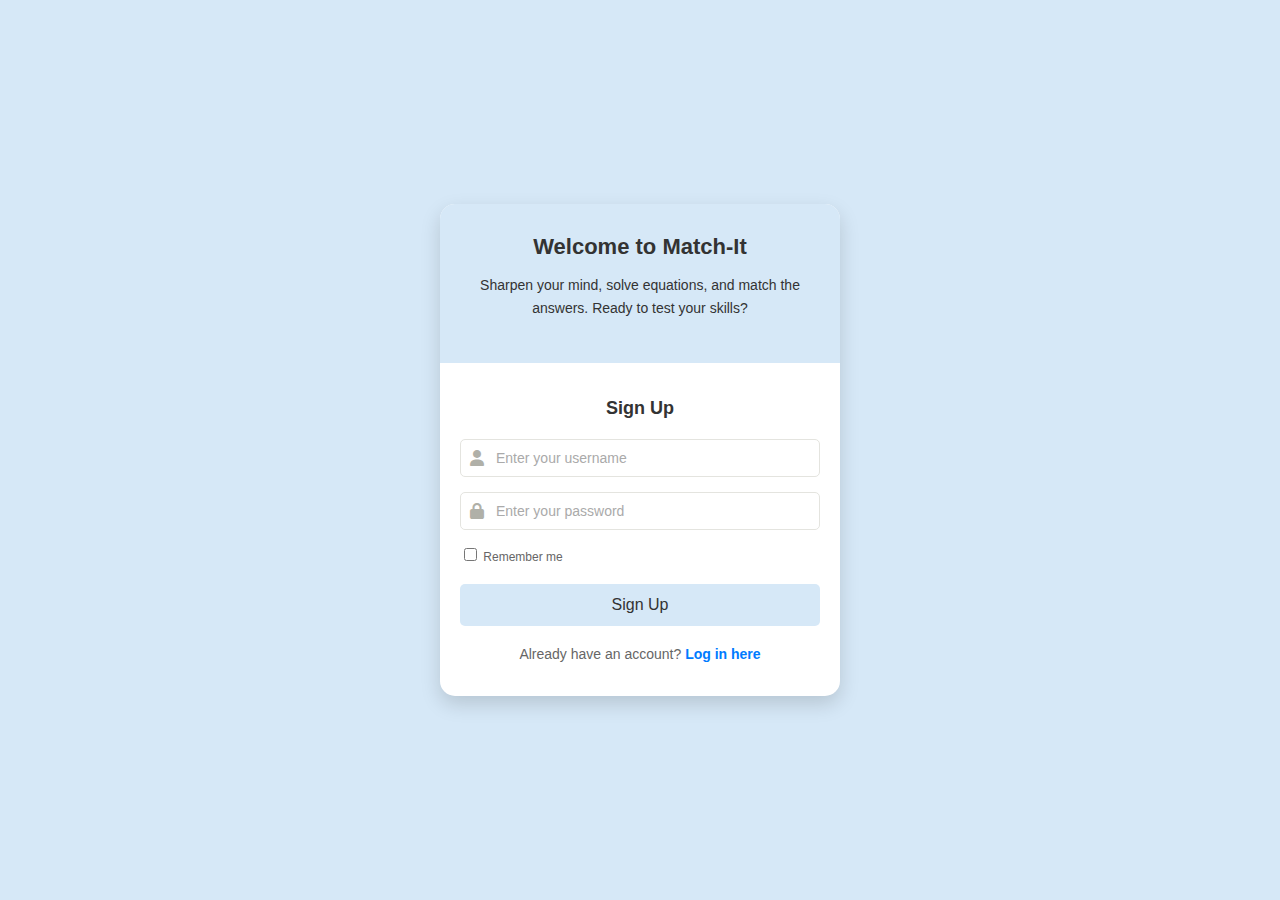
<file: signup.html>
<!DOCTYPE html>
<html lang="en">
<head>
  <meta charset="UTF-8">
  <meta name="viewport" content="width=device-width, initial-scale=1.0">
  <title>Responsive Login Page</title>
  <link rel="stylesheet" href="signup.css">
  <link href="https://cdnjs.cloudflare.com/ajax/libs/font-awesome/6.0.0-beta3/css/all.min.css" rel="stylesheet">
</head>
<body>
  <div class="login-container">
    <div class="welcome-section">
      <h1>Welcome to Match-It</h1>
      <p>Sharpen your mind, solve equations, and match the answers. Ready to test your skills?</p>
    </div>
    <div class="login-form">
      <h2>Sign Up</h2>
      <form action="#" method="post">
        <div class="input-container">
          <label for="username">
            <input type="text" id="username" name="username" placeholder="Enter your username" required>
          </label>
        </div>
        <div class="input-container">
          <label for="password">
            <input type="password" id="password" name="password" placeholder="Enter your password" required>
          </label>
        </div>
        <div class="form-options">
          <label>
            <input type="checkbox" name="remember">
            Remember me
          </label>
        </div>
        <button type="submit" class="login-button">Sign Up</button>
      </form>
      <div class="signup-option">
        <p>Already have an account? <a href="login.html">Log in here</a></p>
      </div>
    </div>
  </div>
</body>
</html>
</file>
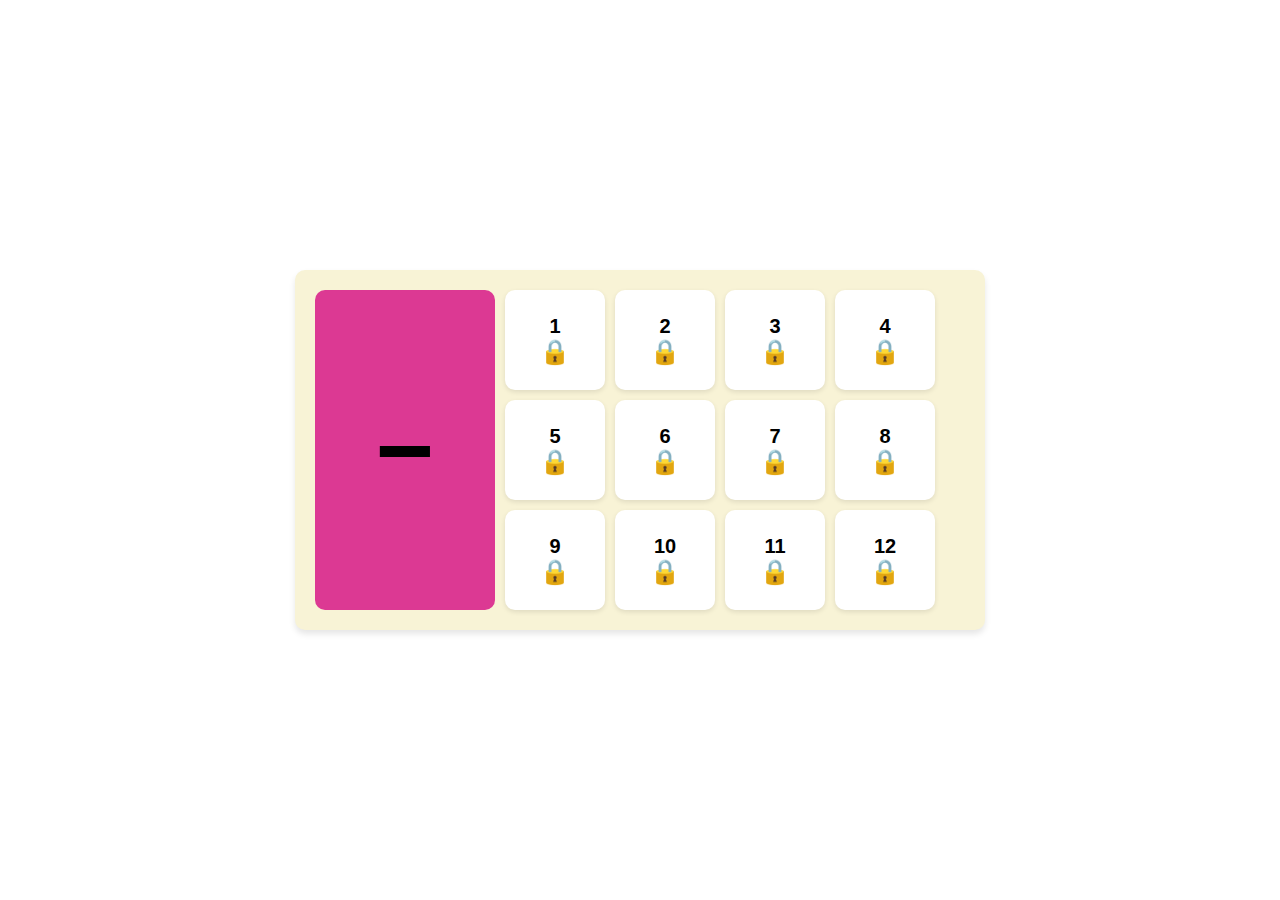
<file: subtraction.html>
<!DOCTYPE html>
<html>
<head>
    <title>Subtraction</title>
    <style>
        body {
            display: flex;
            justify-content: center;
            align-items: center;
            height: 100vh;
            background-color: white;
            margin: 0;
            font-family: Arial, sans-serif;
        }
        .container {
            background-color: #f8f3d6;
            padding: 20px;
            border-radius: 10px;
            box-shadow: 0 4px 6px rgba(0, 0, 0, 0.1);
            width: 100%;
            max-width: 650px; /* Container max width */
        }
        .grid-container {
            display: grid;
            grid-template-columns: 180px repeat(4, 100px); /* Default layout */
            grid-template-rows: repeat(3, 100px);
            gap: 10px;
        }
        .box {
            display: flex;
            justify-content: center;
            align-items: center;
            border-radius: 10px;
        }
        .operations-box {
            background-color: #dc3993;
            grid-row: span 3; /* Spans 3 rows */
            display: flex;
            flex-wrap: wrap;
            justify-content: space-evenly;
            align-items: center;
        }
        .operation {
            font-size: 100px;
            font-weight: bold;
            color: black;
            width: 60px;
            height: 60px;
            display: flex;
            justify-content: center;
            align-items: center;
            margin: 5px;
            border: none;
            background-color: transparent;
            cursor: pointer;
        }
        .button-box {
            background-color: white;
            box-shadow: 0 2px 5px rgba(0, 0, 0, 0.1);
        }
        .button {
            width: 100%;
            height: 100%;
            border: none;
            background-color: transparent;
            font-size: 20px;
            font-weight: bold;
            color: black;
            cursor: pointer;
            display: flex;
            flex-direction: column;
            justify-content: center;
            align-items: center;
        }
        .button .lock {
            font-size: 24px;
        }
        /* Responsive Design */
        @media (max-width: 768px) {
            .grid-container {
                grid-template-columns: 1fr 1fr; /* Two columns for medium screens */
                grid-template-rows: auto;
            }
            .operations-box {
                grid-column: span 2; /* Span across two columns */
            }
        }
        @media (max-width: 480px) {
            .grid-container {
                grid-template-columns: 1fr; /* Single column for small screens */
            }
            .operations-box {
                grid-column: span 1; /* Take full width */
            }
        }
    </style>
</head>
<body>
    <div class="container">
        <div class="grid-container">
            <div class="box operations-box">
                <button class="operation" aria-label="Subtract">−</button>
            </div>
            <!-- Buttons 1-12 -->
            <div class="box button-box">
                <button class="button" aria-label="Option 1">
                    1<br>
                    <span class="lock">🔒</span>
                </button>
            </div>
            <div class="box button-box">
                <button class="button" aria-label="Option 2">
                    2<br>
                    <span class="lock">🔒</span>
                </button>
            </div>
            <div class="box button-box">
                <button class="button" aria-label="Option 3">
                    3<br>
                    <span class="lock">🔒</span>
                </button>
            </div>
            <div class="box button-box">
                <button class="button" aria-label="Option 4">
                    4<br>
                    <span class="lock">🔒</span>
                </button>
            </div>
            <div class="box button-box">
                <button class="button" aria-label="Option 5">
                    5<br>
                    <span class="lock">🔒</span>
                </button>
            </div>
            <div class="box button-box">
                <button class="button" aria-label="Option 6">
                    6<br>
                    <span class="lock">🔒</span>
                </button>
            </div>
            <div class="box button-box">
                <button class="button" aria-label="Option 7">
                    7<br>
                    <span class="lock">🔒</span>
                </button>
            </div>
            <div class="box button-box">
                <button class="button" aria-label="Option 8">
                    8<br>
                    <span class="lock">🔒</span>
                </button>
            </div>
            <div class="box button-box">
                <button class="button" aria-label="Option 9">
                    9<br>
                    <span class="lock">🔒</span>
                </button>
            </div>
            <div class="box button-box">
                <button class="button" aria-label="Option 10">
                    10<br>
                    <span class="lock">🔒</span>
                </button>
            </div>
            <div class="box button-box">
                <button class="button" aria-label="Option 11">
                    11<br>
                    <span class="lock">🔒</span>
                </button>
            </div>
            <div class="box button-box">
                <button class="button" aria-label="Option 12">
                    12<br>
                    <span class="lock">🔒</span>
                </button>
            </div>
        </div>
    </div>
</body>
</html>
</file>
<file: index.css>
body {
  font-family: Arial, sans-serif;
  background-color: #f0f0f0;
  margin: 0;
  display: flex;
  justify-content: center;
  align-items: center;
  height: 100vh;
}

nav {
  position: fixed;
  top: 0;
  left: 0;
  width: 100%;
  background-color: #fdf6e3; /* Blue */
  color: #fff;
  padding: 15px 20px;
  display: flex;
  justify-content: space-between;
  align-items: center;
  box-shadow: 0 2px 4px rgba(0, 0, 0, 0.1);
  z-index: 1000; /* Ensure it's always on top */
}

.logo {
  font-size: 24px;
  font-weight: bold;
  color: #fff;
  cursor: pointer;
  background: none; /* Remove any background color */
  border: none; /* Remove border */
  outline: none; /* Remove the default outline */
}

.nav-links a {
  color: #000000;
  text-decoration: none;
  margin: 0 10px;
  font-size: 16px;
  transition: color 0.3s, transform 0.3s;
}

.nav-links a:hover {
  color: #012aff; /* Light blue hover */
  transform: scale(1.1); /* Slightly enlarge on hover */
}
.container {
  background-color: #fdf6e3;
  padding: 30px;
  border-radius: 10px;
  text-align: center;
  box-shadow: 0 4px 6px rgba(0, 0, 0, 0.1);
}

.title {
  font-size: 24px;
  font-weight: bold;
  color: #555;
  margin-bottom: 20px;
  letter-spacing: 2px;
}

.buttons {
  display: flex;
  gap: 20px;
  justify-content: center;
}

.button {
  width: 120px;
  height: 150px;
  display: flex;
  flex-direction: column;
  justify-content: center;
  align-items: center;
  border-radius: 8px;
  cursor: pointer;
  box-shadow: 0 4px 6px rgba(0, 0, 0, 0.1);
  transition: transform 0.2s ease, box-shadow 0.2s ease;
}

.button:hover {
  transform: scale(1.05);
  box-shadow: 0 6px 8px rgba(0, 0, 0, 0.2);
}

.play-online {
  background-color: #d8eafd;
  color: #333;
}

.play-offline {
  background-color: #faeacb;
  color: #333;
}

.button p {
  margin: 0;
  font-size: 14px;
  font-weight: bold;
  letter-spacing: 1px;
}

.icon {
  font-size: 32px;
  margin-top: 10px;
}
</file>
<file: login.css>
body {
  margin: 0;
  font-family: Arial, sans-serif;
  background: #d6e8f7;
  display: flex;
  justify-content: center;
  align-items: center;
  height: 100vh;
  color: #333;
}

.login-container {
  background: #ffffff;
  border-radius: 15px;
  width: 90%;
  max-width: 400px;
  box-shadow: 0 8px 20px rgba(0, 0, 0, 0.15);
  overflow: hidden;
}

.welcome-section {
  background: linear-gradient(to bottom, #d6e8f7, #d6e8f7);
  padding: 30px;
  text-align: center;
  color: #333;
}

.welcome-section h1 {
  font-size: 22px;
  margin: 0 0 10px;
}

.welcome-section p {
  font-size: 14px;
  line-height: 1.6;
}

.login-form {
  padding: 20px;
  text-align: center;
}

.login-form h2 {
  font-size: 18px;
  margin-bottom: 20px;
  color: #333;
}

.input-container {
  position: relative;
  margin-bottom: 15px;
}

.input-container::before {
  position: absolute;
  top: 50%;
  left: 10px;
  transform: translateY(-50%);
  color: #b0b0a8;
  font-size: 16px;
  pointer-events: none;
}

.input-container:first-child::before {
  content: "\f007";
  font-family: "Font Awesome 5 Free";
  font-weight: 900;
}

.input-container:nth-child(2)::before {
  content: "\f023";
  font-family: "Font Awesome 5 Free";
  font-weight: 900;
}

.input-container input {
  width: 100%;
  padding: 10px 10px 10px 35px;
  border: 1px solid #e4e4df; 
  border-radius: 5px;
  font-size: 14px;
  color: #333;
  box-sizing: border-box;
}

.input-container input::placeholder {
  color: #aaa;
}

.form-options {
  display: flex;
  justify-content: space-between;
  font-size: 12px;
  margin: 10px 0 20px;
  color: #666;
  flex-wrap: wrap;
}

.form-options a {
  color: #a6a6a0;
  text-decoration: none;
}

.login-button {
  width: 100%;
  padding: 12px;
  background: #d6e8f7;
  border: none;
  border-radius: 5px;
  color: #333;
  font-size: 16px;
  cursor: pointer;
}

.login-button:hover {
  background: #c4d8ef;
}

.signup-option {
  margin-top: 20px;
  font-size: 14px;
  color: #666;
  text-align: center;
}

.signup-option a {
  color: #007BFF;
  text-decoration: none;
  font-weight: bold;
}

.signup-option a:hover {
  text-decoration: underline;
}

@media (max-width: 600px) {
  .welcome-section h1 {
    font-size: 20px;
  }

  .welcome-section p {
    font-size: 12px;
  }

  .input-container input {
    font-size: 12px;
  }

  .login-button {
    font-size: 14px;
    padding: 10px;
  }

  .signup-option {
    font-size: 12px;
  }
}
</file>
<file: signup.css>
body {
  margin: 0;
  font-family: Arial, sans-serif;
  background: #d6e8f7;
  display: flex;
  justify-content: center;
  align-items: center;
  height: 100vh;
  color: #333;
}

.login-container {
  background: #ffffff;
  border-radius: 15px;
  width: 90%;
  max-width: 400px;
  box-shadow: 0 8px 20px rgba(0, 0, 0, 0.15);
  overflow: hidden;
}

.welcome-section {
  background: linear-gradient(to bottom, #d6e8f7, #d6e8f7);
  padding: 30px;
  text-align: center;
  color: #333;
}

.welcome-section h1 {
  font-size: 22px;
  margin: 0 0 10px;
}

.welcome-section p {
  font-size: 14px;
  line-height: 1.6;
}

.login-form {
  padding: 20px;
  text-align: center;
}

.login-form h2 {
  font-size: 18px;
  margin-bottom: 20px;
  color: #333;
}

.input-container {
  position: relative;
  margin-bottom: 15px;
}

.input-container::before {
  position: absolute;
  top: 50%;
  left: 10px;
  transform: translateY(-50%);
  color: #b0b0a8;
  font-size: 16px;
  pointer-events: none;
}

.input-container:first-child::before {
  content: "\f007";
  font-family: "Font Awesome 5 Free";
  font-weight: 900;
}

.input-container:nth-child(2)::before {
  content: "\f023";
  font-family: "Font Awesome 5 Free";
  font-weight: 900;
}

.input-container input {
  width: 100%;
  padding: 10px 10px 10px 35px;
  border: 1px solid #e4e4df; 
  border-radius: 5px;
  font-size: 14px;
  color: #333;
  box-sizing: border-box;
}

.input-container input::placeholder {
  color: #aaa;
}

.form-options {
  display: flex;
  justify-content: space-between;
  font-size: 12px;
  margin: 10px 0 20px;
  color: #666;
  flex-wrap: wrap;
}

.form-options a {
  color: #a6a6a0;
  text-decoration: none;
}

.login-button {
  width: 100%;
  padding: 12px;
  background: #d6e8f7;
  border: none;
  border-radius: 5px;
  color: #333;
  font-size: 16px;
  cursor: pointer;
}

.login-button:hover {
  background: #c4d8ef;
}

.signup-option {
  margin-top: 20px;
  font-size: 14px;
  color: #666;
  text-align: center;
}

.signup-option a {
  color: #007BFF;
  text-decoration: none;
  font-weight: bold;
}

.signup-option a:hover {
  text-decoration: underline;
}

@media (max-width: 600px) {
  .welcome-section h1 {
    font-size: 20px;
  }

  .welcome-section p {
    font-size: 12px;
  }

  .input-container input {
    font-size: 12px;
  }

  .login-button {
    font-size: 14px;
    padding: 10px;
  }

  .signup-option {
    font-size: 12px;
  }
}
</file>
